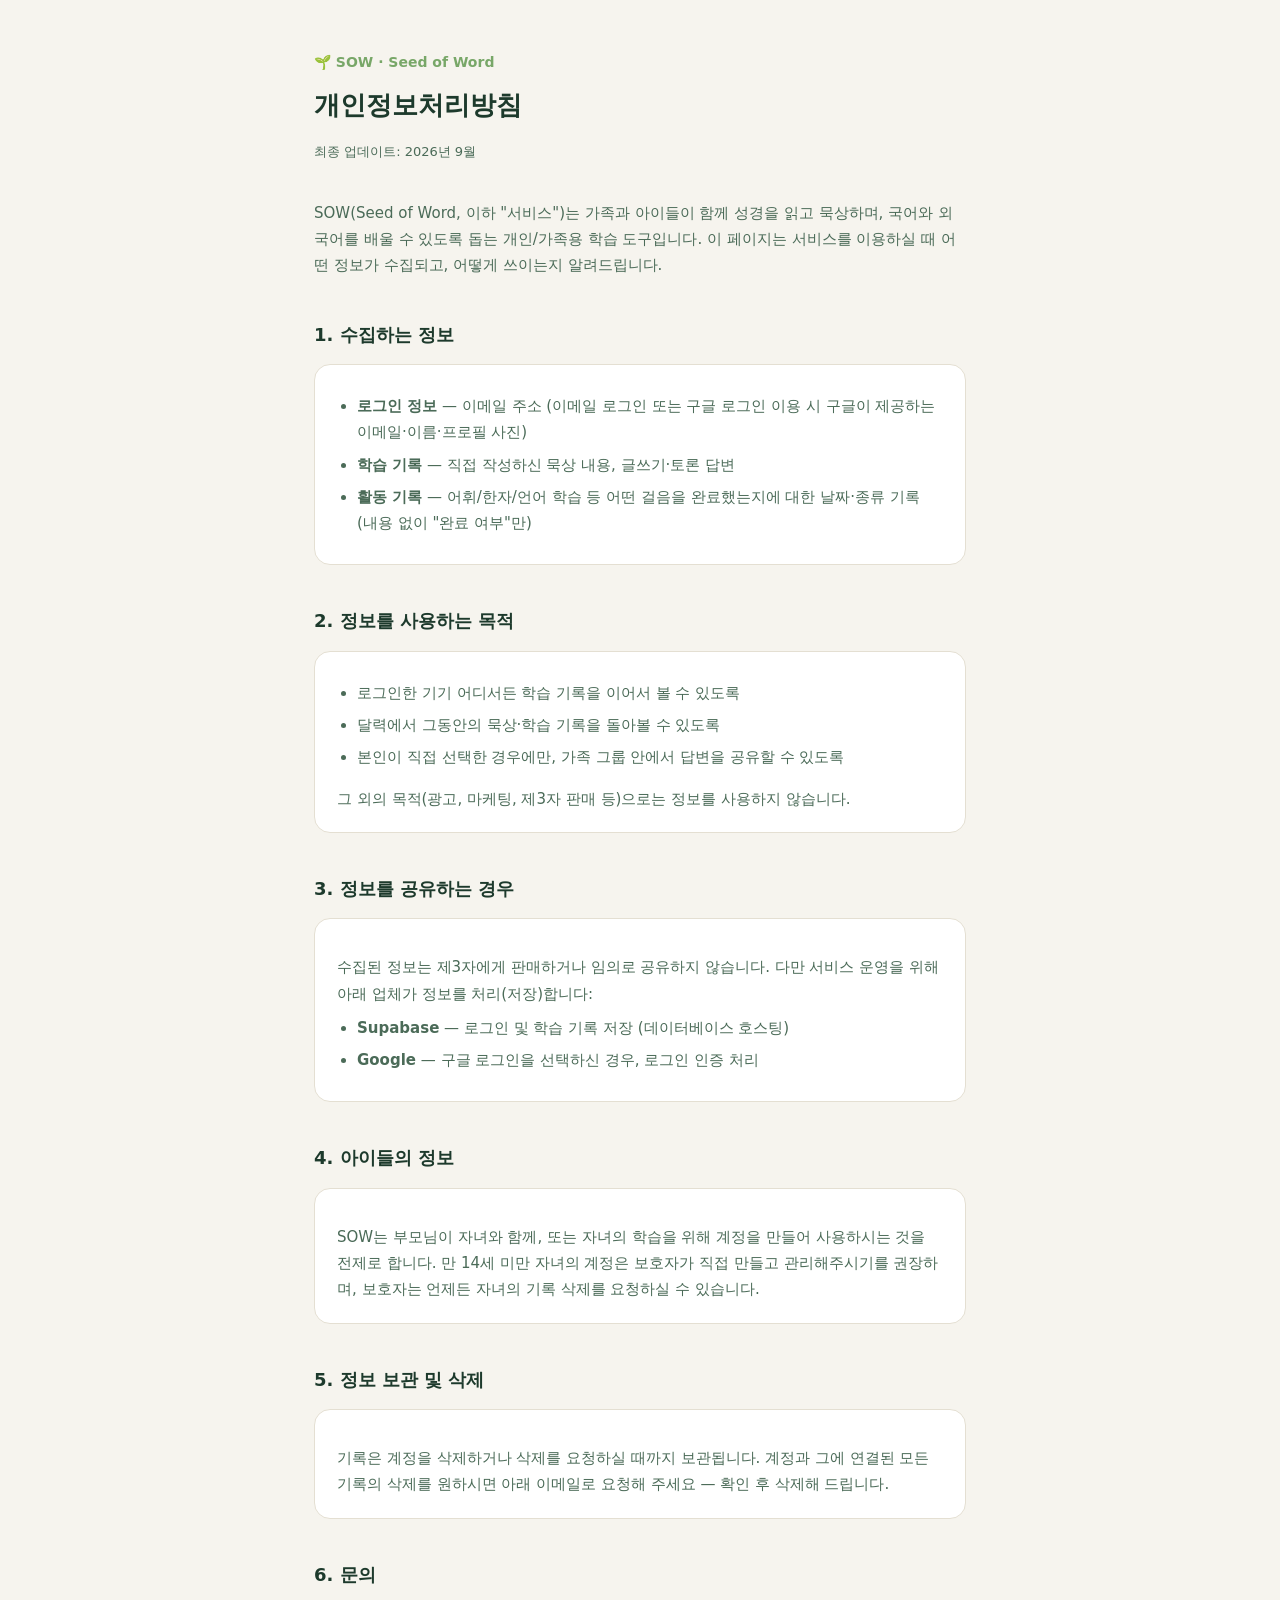
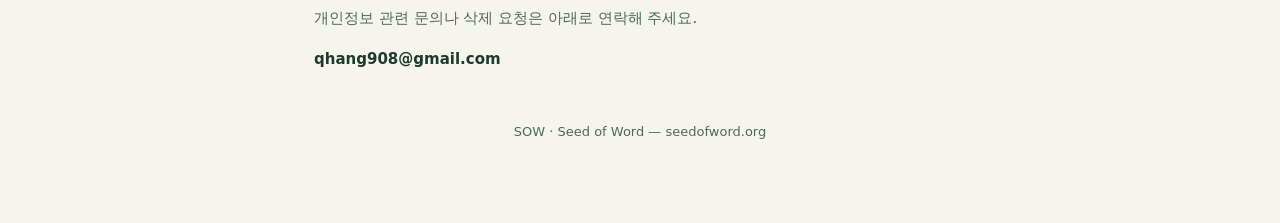
<file: app/privacy.html>
<!DOCTYPE html>
<html lang="ko">
<head>
<meta charset="UTF-8">
<meta name="viewport" content="width=device-width, initial-scale=1.0, viewport-fit=cover">
<title>개인정보처리방침 · SOW (Seed of Word)</title>
<style>
  :root{
    --paper:#F6F4EE; --card:#FFFFFF; --ink:#1D3A2C; --ink-soft:#4B6B58;
    --sprout:#78A768; --sprout-tint:#EAF1E6; --line:#E4DFD2;
  }
  *{box-sizing:border-box;}
  body{
    margin:0; background:var(--paper); color:var(--ink);
    font-family:'Pretendard', -apple-system, BlinkMacSystemFont, system-ui, sans-serif;
    line-height:1.75; -webkit-font-smoothing:antialiased;
    padding-top:env(safe-area-inset-top,0px); padding-bottom:env(safe-area-inset-bottom,0px);
  }
  @media (prefers-color-scheme: dark){
    :root:not([data-theme="light"]){
      --paper:#15251C; --card:#1E3327; --ink:#EAF1E6; --ink-soft:#B9CCB6; --line:#2C4436;
    }
  }
  .wrap{max-width:700px;margin:0 auto;padding:48px 24px 80px;}
  .badge{display:inline-flex;align-items:center;gap:8px;font-weight:700;font-size:14px;color:var(--sprout);margin-bottom:8px;}
  h1{font-size:26px;font-weight:700;margin:0 0 6px;}
  .updated{font-size:13px;color:var(--ink-soft);margin-bottom:36px;}
  h2{font-size:18px;font-weight:700;margin:36px 0 10px;padding-top:4px;}
  p, li{font-size:15px;color:var(--ink-soft);}
  ul{margin:8px 0;padding-left:20px;}
  li{margin-bottom:6px;}
  .card{background:var(--card);border:1px solid var(--line);border-radius:16px;padding:20px 22px;margin:14px 0;}
  a{color:var(--sprout);font-weight:600;}
  .contact{font-weight:700;color:var(--ink);}
  footer{margin-top:48px;font-size:13px;color:var(--ink-soft);text-align:center;}
</style>
</head>
<body>
<div class="wrap">
  <div class="badge">🌱 SOW · Seed of Word</div>
  <h1>개인정보처리방침</h1>
  <p class="updated">최종 업데이트: 2026년 9월</p>

  <p>SOW(Seed of Word, 이하 "서비스")는 가족과 아이들이 함께 성경을 읽고 묵상하며, 국어와 외국어를 배울 수 있도록 돕는 개인/가족용 학습 도구입니다. 이 페이지는 서비스를 이용하실 때 어떤 정보가 수집되고, 어떻게 쓰이는지 알려드립니다.</p>

  <h2>1. 수집하는 정보</h2>
  <div class="card">
    <ul>
      <li><b>로그인 정보</b> — 이메일 주소 (이메일 로그인 또는 구글 로그인 이용 시 구글이 제공하는 이메일·이름·프로필 사진)</li>
      <li><b>학습 기록</b> — 직접 작성하신 묵상 내용, 글쓰기·토론 답변</li>
      <li><b>활동 기록</b> — 어휘/한자/언어 학습 등 어떤 걸음을 완료했는지에 대한 날짜·종류 기록 (내용 없이 "완료 여부"만)</li>
    </ul>
  </div>

  <h2>2. 정보를 사용하는 목적</h2>
  <div class="card">
    <ul>
      <li>로그인한 기기 어디서든 학습 기록을 이어서 볼 수 있도록</li>
      <li>달력에서 그동안의 묵상·학습 기록을 돌아볼 수 있도록</li>
      <li>본인이 직접 선택한 경우에만, 가족 그룹 안에서 답변을 공유할 수 있도록</li>
    </ul>
    <p style="margin-bottom:0;">그 외의 목적(광고, 마케팅, 제3자 판매 등)으로는 정보를 사용하지 않습니다.</p>
  </div>

  <h2>3. 정보를 공유하는 경우</h2>
  <div class="card">
    <p style="margin-bottom:0;">수집된 정보는 제3자에게 판매하거나 임의로 공유하지 않습니다. 다만 서비스 운영을 위해 아래 업체가 정보를 처리(저장)합니다:</p>
    <ul>
      <li><b>Supabase</b> — 로그인 및 학습 기록 저장 (데이터베이스 호스팅)</li>
      <li><b>Google</b> — 구글 로그인을 선택하신 경우, 로그인 인증 처리</li>
    </ul>
  </div>

  <h2>4. 아이들의 정보</h2>
  <div class="card">
    <p style="margin-bottom:0;">SOW는 부모님이 자녀와 함께, 또는 자녀의 학습을 위해 계정을 만들어 사용하시는 것을 전제로 합니다. 만 14세 미만 자녀의 계정은 보호자가 직접 만들고 관리해주시기를 권장하며, 보호자는 언제든 자녀의 기록 삭제를 요청하실 수 있습니다.</p>
  </div>

  <h2>5. 정보 보관 및 삭제</h2>
  <div class="card">
    <p style="margin-bottom:0;">기록은 계정을 삭제하거나 삭제를 요청하실 때까지 보관됩니다. 계정과 그에 연결된 모든 기록의 삭제를 원하시면 아래 이메일로 요청해 주세요 — 확인 후 삭제해 드립니다.</p>
  </div>

  <h2>6. 문의</h2>
  <p>개인정보 관련 문의나 삭제 요청은 아래로 연락해 주세요.</p>
  <p class="contact">qhang908@gmail.com</p>

  <footer>SOW · Seed of Word — seedofword.org</footer>
</div>
</body>
</html>
</file>
